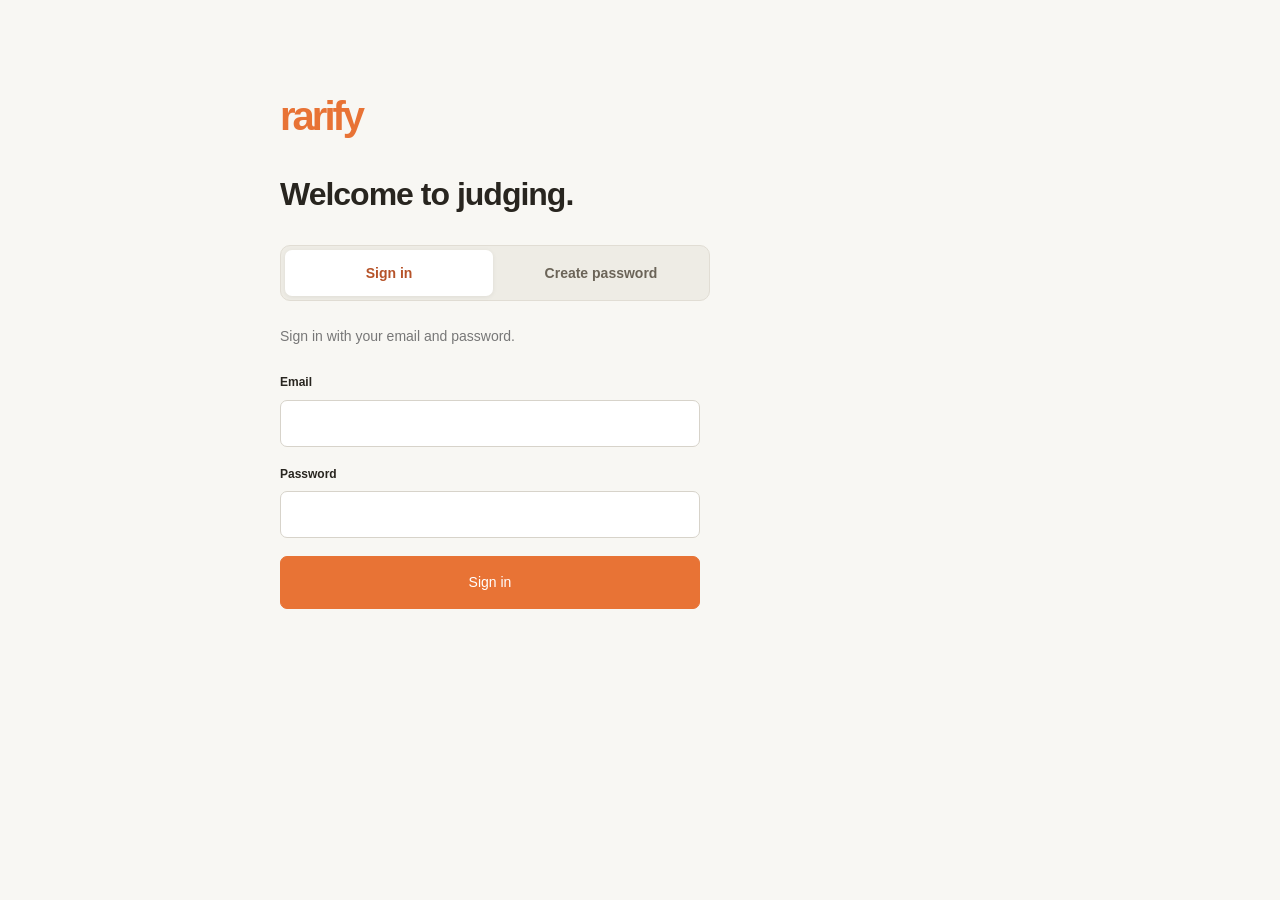
<file: index.html>
<!doctype html><html lang="en"><head><meta charset="utf-8"><meta name="viewport" content="width=device-width,initial-scale=1"><title>Rarify Judging Platform</title><link rel="stylesheet" href="/shared/styles.css"></head><body><main class="portal"><div class="brand">rarify</div><h1>CIWF 2027</h1><p id="welcome">Loading your event access…</p><div id="sections"></div></main><script src="/shared/supabase.js"></script><script src="/shared/config.js"></script><script type="module">import {requireUser,toolbar,$,guard} from '/shared/app.js';guard(async()=>{const a=await requireUser();toolbar(a);$('#welcome').textContent='Choose your workspace.';const sections=[['admin','Admin','Panels, wines, flights and event participants',['admin']],['moderator','Moderator & results','Release flights and follow submitted scores',['admin','moderator']],['judges','Judge','Your released flights and private scorecards',['judge']]];for(const [path,title,description,roles] of sections){if(!roles.some(r=>a.roles.includes(r)))continue;const link=document.createElement('a');link.className='section-link';link.href='/'+path+'/';link.innerHTML=`<strong>${title} →</strong><span>${description}</span>`;$('#sections').append(link);}if(!a.roles.length)$('#welcome').textContent='Your login is ready. Ask the event administrator to assign you a role.';})();</script></body></html>
</file>
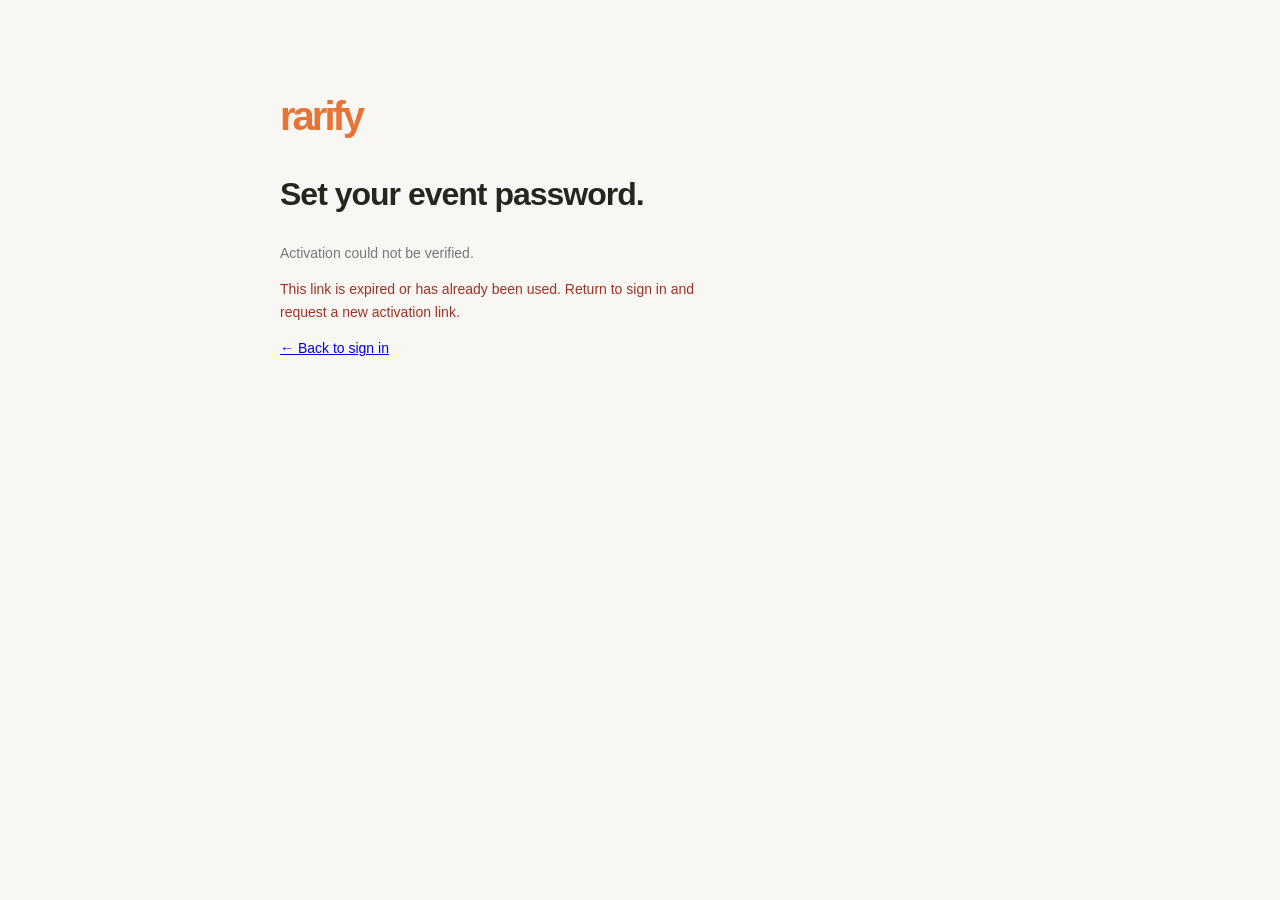
<file: activate/index.html>
<!doctype html><html lang="en"><head><meta charset="utf-8"><meta name="viewport" content="width=device-width,initial-scale=1"><title>Set your password · Rarify Judging</title><link rel="stylesheet" href="/shared/styles.css"></head><body><main class="portal"><div class="brand">rarify</div><h1>Set your event password.</h1><p id="activation-status" role="status">Verifying your email…</p><form id="password-form" hidden><label>New password<input name="password" type="password" autocomplete="new-password" minlength="6" required><small>Use at least 6 characters.</small></label><label>Confirm password<input name="confirm" type="password" autocomplete="new-password" minlength="6" required></label><button>Save password & continue</button></form><button id="retry-activation" class="activation-switch" hidden>Retry activation</button><p id="password-error" class="form-error" role="alert"></p><a href="/login/">← Back to sign in</a></main><script src="/shared/supabase.js"></script><script src="/shared/config.js"></script><script type="module" src="app.js"></script></body></html>
</file>
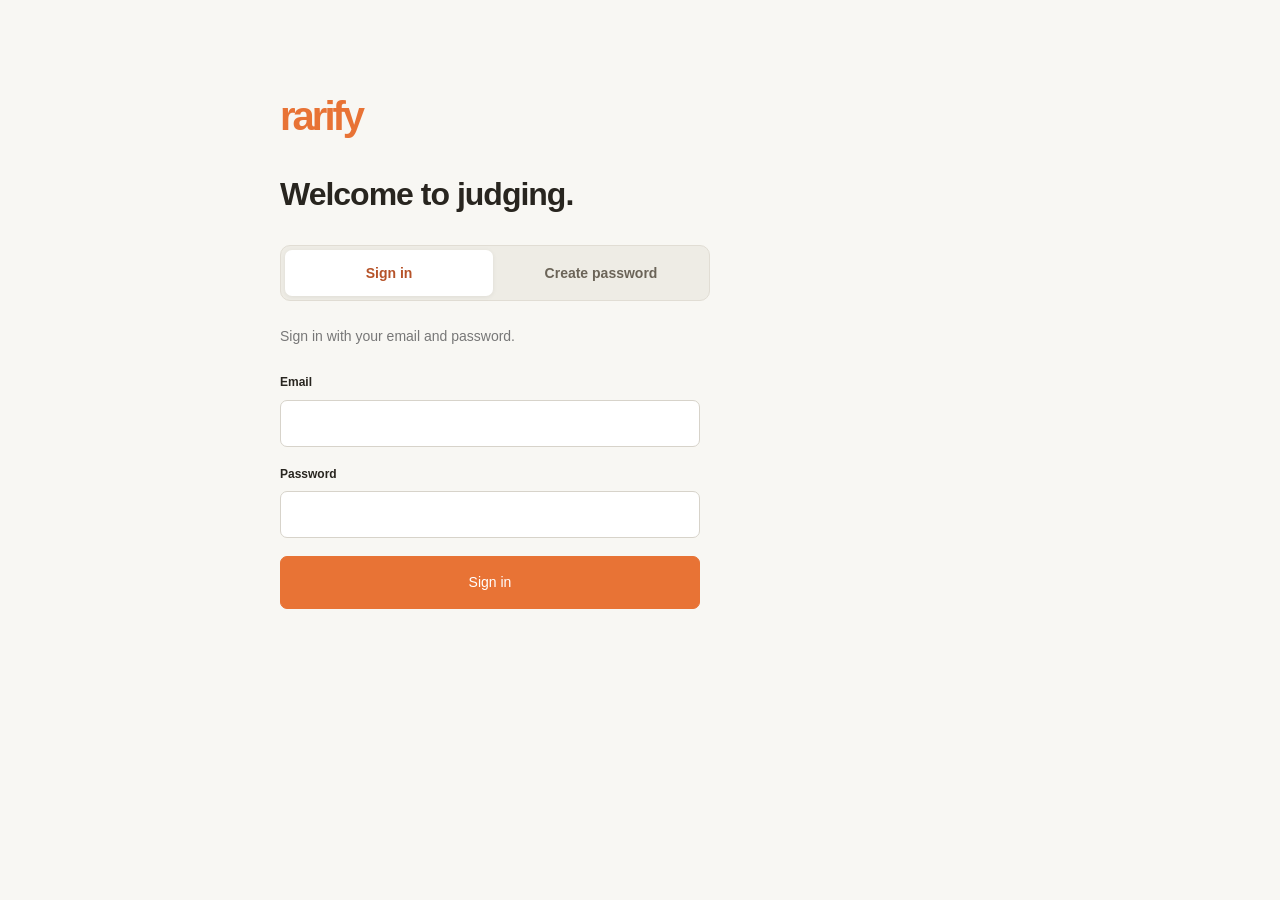
<file: admin/index.html>
<!DOCTYPE html>
<html lang="en">
<head>
  <meta charset="UTF-8" />
  <meta name="viewport" content="width=device-width, initial-scale=1.0" />
  <title>Rarify Judging Admin Prototype</title>
  <link rel="preconnect" href="https://fonts.googleapis.com">
  <link rel="preconnect" href="https://fonts.gstatic.com" crossorigin>
  <link href="https://fonts.googleapis.com/css2?family=Inter:wght@400;500;600;700;800&display=swap" rel="stylesheet">
  <link rel="stylesheet" href="styles.css" /><link rel="stylesheet" href="/shared/styles.css">
</head>
<body>
  <div class="app-shell">
    <header class="topbar">
      <a class="icon-btn" href="/" aria-label="Sections">‹</a>
      
    <div class="brand">
    <img src="images/rarify-logo.jpg" alt="Rarify">
    </div>

      <span class="admin-header-label">ADMIN</span>
    </header>

    <main>
      <section class="event-strip">
        <div><div class="eyebrow">EVENT</div><h1>CIWF 2027</h1></div>
        <span class="status-pill">Shared database</span>
      </section>

      <nav id="workspace-nav" class="workspace-nav" aria-label="Dashboards" hidden></nav><div class="admin-connection"><p class="connection" id="connection-status">Connecting…</p><button class="text-btn" id="refresh-data">Refresh</button></div><nav class="segmented" aria-label="Primary sections">
        <button class="segment" data-view="wines">Wines</button>
        <button class="segment" data-view="judges">Judges</button>
        <button class="segment active" data-view="panels">Panels</button>
        <button class="segment" data-view="flights">Flights</button>
        <button class="segment" data-view="roles">Roles</button>
      </nav>

      <section id="panels-view" class="view active-view">
        <div class="section-heading"><div><h2>Panels</h2><p>Build lettered groups of judges.</p></div><button class="primary-btn" id="add-panel-btn">+ Add Panel</button></div>
        <div id="panel-list" class="stack-list"></div>
      </section>

      <section id="flights-view" class="view">
        <div class="section-heading"><div><h2>Flights</h2><p>Build flights, assign panels and track release status.</p></div><button class="primary-btn" id="add-flight-btn">+ Add Flight</button></div>
        <div class="flight-status-filters" role="group" aria-label="Flight status"><button type="button" data-flight-status="all" aria-pressed="true">All <span>0</span></button><button type="button" data-flight-status="upcoming" aria-pressed="false">Upcoming <span>0</span></button><button type="button" data-flight-status="released" aria-pressed="false">Released <span>0</span></button></div>
        <div id="flight-list" class="stack-list"></div>
      </section>

      <section id="wines-view" class="view">
        <div class="section-heading wine-heading"><div><h2>Wine Library</h2><p>The imported event list is the source of truth.</p></div><button class="primary-btn" id="import-wines-btn">Import / Update</button></div>
        <div class="library-tools">
          <input id="library-search" class="search-input" placeholder="Search producer, wine, distributor…">
          <div class="filter-grid compact">
            <select id="library-varietal"><option value="">All varietals</option></select>
            <select id="library-region"><option value="">All regions</option></select>
            <select id="library-world"><option value="">All classifications</option></select>
          </div>
          <div class="count-bar"><span id="library-count"></span><button class="text-btn" id="add-wine-btn">+ Add wine manually</button></div>
        </div>
        <div id="wine-library-list" class="stack-list"></div>
      </section>

      <section id="judges-view" class="view">
        <div class="section-heading wine-heading"><div><h2>Judge Library</h2><p>Import and manage your event roster.</p></div><button class="primary-btn" id="import-judges-btn">Import / Update</button></div>
        <input id="judge-search" class="search-input" placeholder="Search name, email, location or organization…" aria-label="Search judges">
        <div class="action-row"><select id="judge-status" aria-label="Filter by login status"><option value="">All judges</option><option value="linked">Login linked</option><option value="pending">Login needed</option></select><button class="secondary-btn" id="link-judges">Link existing logins</button></div>
        <div class="action-row"><button class="secondary-btn" id="email-all-judges" type="button">Send setup emails to all judges</button></div><div class="count-bar"><span id="judge-count"></span><button class="text-btn" id="add-judge-btn">+ Add judge manually</button></div><div id="judge-library-list" class="stack-list"></div>
      </section>
      <section id="roles-view" class="view">
        <div class="section-heading"><div><h2>Roles</h2><p>Manage who can administer, moderate or judge this event.</p></div><button class="primary-btn" id="manage-roles">Approve access</button></div>
        <div class="role-group-tabs" role="group" aria-label="Role group"><button type="button" data-role-group="administrators" aria-pressed="true">Administrators</button><button type="button" data-role-group="judges" aria-pressed="false">Judges</button></div>
        <p id="roles-description" class="connection"></p><div id="roles-list" class="stack-list"></div>
      </section>
    </main>

    <nav class="bottom-nav">
        <button class="bottom-tab" data-view="wines">◉<span>Wines</span></button>
        <button class="bottom-tab" data-view="judges">♙<span>Judges</span></button>
        <button class="bottom-tab active" data-view="panels">◫<span>Panels</span></button>
        <button class="bottom-tab" data-view="flights">▣<span>Flights</span></button>
        <button class="bottom-tab" data-view="roles">⚙<span>Roles</span></button>
      </nav>
  </div>

  <dialog id="editor" class="modal"><div id="modal-root"></div></dialog>

  <template id="panel-card-template"><article class="entity-card"><button class="entity-main"><span class="circle-id panel-id"></span><span class="entity-copy"><strong class="entity-title"></strong><span class="entity-subtitle"></span><span class="entity-meta"></span></span><span class="chevron">›</span></button></article></template>
  <template id="flight-card-template"><article class="entity-card"><button class="entity-main"><span class="circle-id flight-id"></span><span class="entity-copy"><strong class="entity-title"></strong><span class="entity-subtitle"></span><span class="entity-meta"></span></span><span class="chevron">›</span></button></article></template>

  <script src="/shared/xlsx.full.min.js"></script><script src="/shared/supabase.js"></script><script src="/shared/config.js"></script><script type="module" src="app.js"></script>
</body>
</html>
</file>
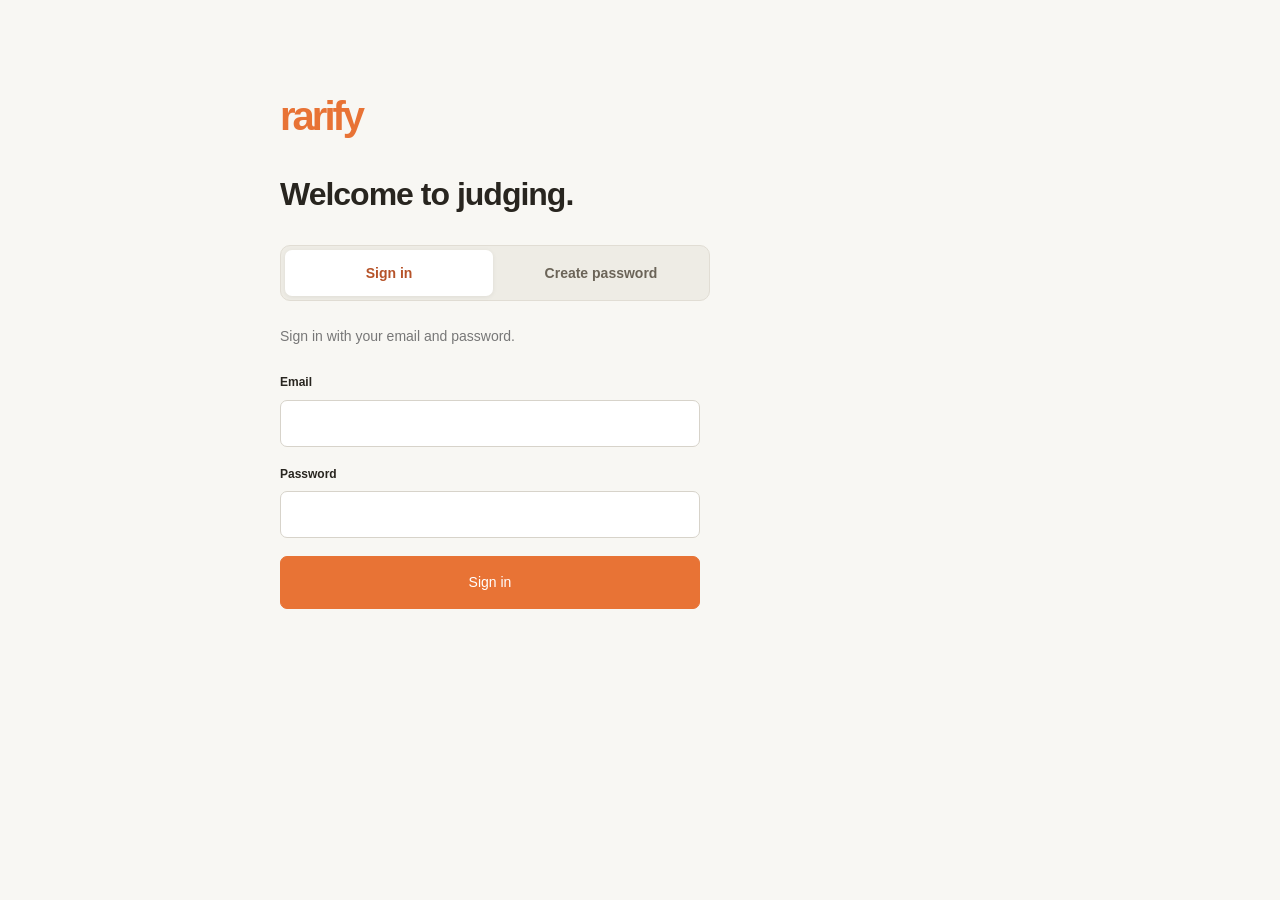
<file: judges/index.html>
<!doctype html><html lang="en"><head><meta charset="utf-8"><meta name="viewport" content="width=device-width,initial-scale=1"><title>Judge · Rarify</title><link rel="stylesheet" href="styles.css"><link rel="stylesheet" href="/shared/styles.css"><style>.flight-choice{width:100%;border:1px solid #ffffff77;border-radius:10px;padding:16px;margin:8px 0;background:white;color:#222;text-align:left;cursor:pointer}.flight-choice small{display:block;margin-top:6px;color:#666}.flight-choice strong{font-size:16px}.waiting-status{margin:22px 0!important}.orange-screen .connection{color:#fff}.screen-header button{border:0;background:none;color:#bd4c28;font:inherit;cursor:pointer}.flight-list-header{position:relative;padding-top:66px}.flight-list-header #back-waiting{position:absolute;top:12px;left:14px;min-height:44px;padding:8px 10px;text-align:left;font-size:15px}.wine-tile{width:100%}.judge-saved{font-size:11px;color:#777;padding:12px 24px}.criterion-body[hidden]{display:none}.submitted-note{padding:20px;background:#f2f8f2;margin:20px;border-radius:10px;line-height:1.6}.screen{padding-bottom:100px}.waiting-flights{width:100%}.orange-screen{padding-bottom:35px}.account-bar{position:sticky;top:0}.app-shell{min-height:calc(100vh - 40px)}@media(max-width:600px){.app-shell{padding:0}.phone{height:calc(100dvh - 40px);min-height:0;border:0;border-radius:0;width:100%;box-shadow:none}}</style></head><body><main class="app-shell"><section class="phone" aria-live="polite"><div class="screen active" id="waiting-screen"><div class="orange-screen"><div class="event-lockup">Cincinnati<br>International Wine Festival</div><h1>Wine judging</h1><div class="judge-card"><strong id="judge-name">Loading…</strong><span id="panel-name"></span></div><div class="waiting-status" id="waiting-status">Checking released flights…</div><div id="waiting-flights" class="waiting-flights"></div><p id="connection-status" class="connection"></p></div></div><div class="screen" id="flight-screen"><header class="screen-header flight-list-header"><button id="back-waiting" type="button" aria-label="Back to your flights">‹ Back</button><div><div class="eyebrow">Your flight</div><h2 id="flight-title"></h2><p class="subtle" id="flight-description"></p></div></header><div class="progress-wrap"><div class="progress-track"><div class="progress-fill" id="progress-fill"></div></div><div class="progress-copy" id="progress-copy"></div></div><p class="judge-saved">Submit each wine when complete. Drafts stay private.</p><div class="wine-list" id="wine-list"></div></div><div class="screen" id="wine-screen"><div class="judging-brand"><span>rarify</span><span>JUDGING</span></div><header class="wine-header"><div id="wine-context" class="wine-context"></div><button class="icon-btn" id="back-flight" aria-label="Back to flight">‹</button><div class="wine-heading"><div class="wine-number" id="wine-number"></div><h2 id="wine-name"></h2><div class="subtle" id="wine-status"></div></div><button id="noteworthy" class="noteworthy-button" type="button" aria-label="Mark wine as noteworthy" aria-pressed="false" title="Mark wine as noteworthy"><svg viewBox="0 0 24 24" width="18" height="18" fill="none" stroke="currentColor" stroke-width="1.7" stroke-linecap="round" stroke-linejoin="round" aria-hidden="true" focusable="false"><path d="M6 4.5A1.5 1.5 0 0 1 7.5 3h9A1.5 1.5 0 0 1 18 4.5V21l-6-4-6 4z"/></svg></button></header><div class="attribute-progress"><div id="attribute-track" class="attribute-track" role="progressbar" aria-label="Scoring attributes completed" aria-valuemin="0" aria-valuemax="5" aria-valuenow="0"></div><span id="attribute-progress-copy">0 / 5</span></div><div class="wine-focus-context" id="wine-focus-context"><strong id="wine-focus-name"></strong><span id="wine-focus-description"></span></div><div id="criteria-list" class="criteria-list"></div><p class="judge-saved" id="draft-status" role="status"></p><div class="wine-total"><span id="wine-total-label">Draft total</span><strong><span id="wine-total">0</span><small> / 20</small></strong></div><div class="sticky-actions"><button class="secondary" id="save-back">Back to flight</button><button class="primary" id="submit-wine" disabled>Submit wine</button></div></div></section></main><script src="/shared/supabase.js"></script><script src="/shared/config.js"></script><script type="module" src="app.js"></script></body></html>
</file>
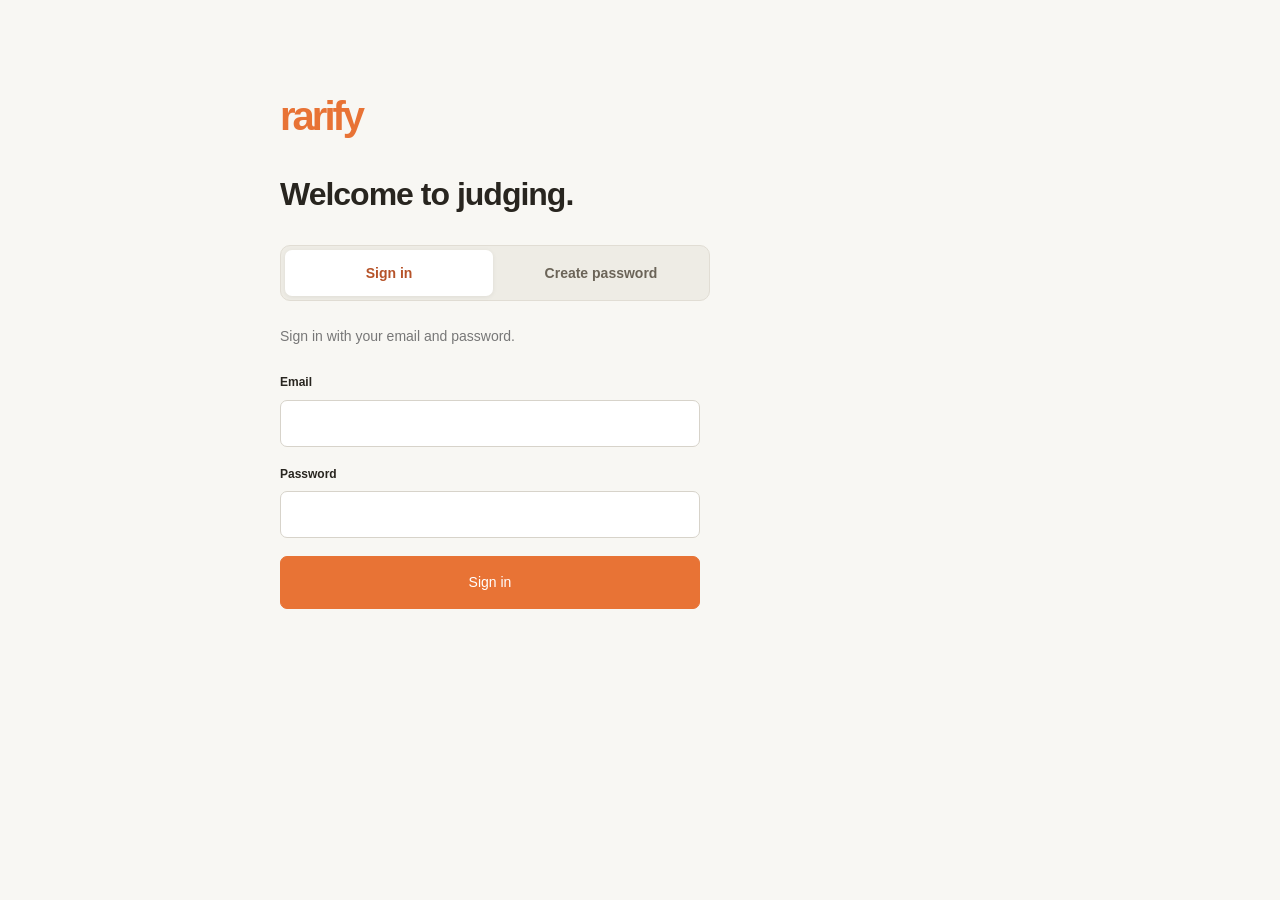
<file: login/index.html>
<!doctype html><html lang="en"><head><meta charset="utf-8"><meta name="viewport" content="width=device-width,initial-scale=1"><title>Sign in · Rarify Judging</title><link rel="stylesheet" href="/shared/styles.css"></head><body><main class="portal"><div class="brand">rarify</div><h1>Welcome to judging.</h1><nav class="login-options" aria-label="Account access"><button id="show-login" type="button" aria-pressed="true">Sign in</button><button id="show-activation" type="button" aria-pressed="false">Create password</button></nav><p id="login-intro">Sign in with your email and password.</p><form id="login-form"><label>Email<input name="email" type="email" autocomplete="username" required></label><label>Password<input name="password" type="password" autocomplete="current-password" required></label><button>Sign in</button></form><section id="activation-section" hidden><h2>Set up your event account</h2><p id="activation-copy">Enter your imported judge email or administrator-approved staff email. We’ll email a verification link so you can choose your password.</p><form id="activation-form"><label>Event email<input name="email" type="email" autocomplete="email" required></label><div id="test-password-fields" hidden><label>New password<input id="test-password" name="newpassword" type="password" autocomplete="new-password" minlength="6"><small>Use at least 6 characters.</small></label><label>Confirm password<input id="test-password-confirm" name="confirmpassword" type="password" autocomplete="new-password" minlength="6"></label></div><button>Send activation link</button></form><p id="activation-sent" role="status"></p></section><p id="login-error" class="form-error" role="alert"></p></main><script src="/shared/supabase.js"></script><script src="/shared/config.js"></script><script type="module" src="app.js"></script></body></html>
</file>
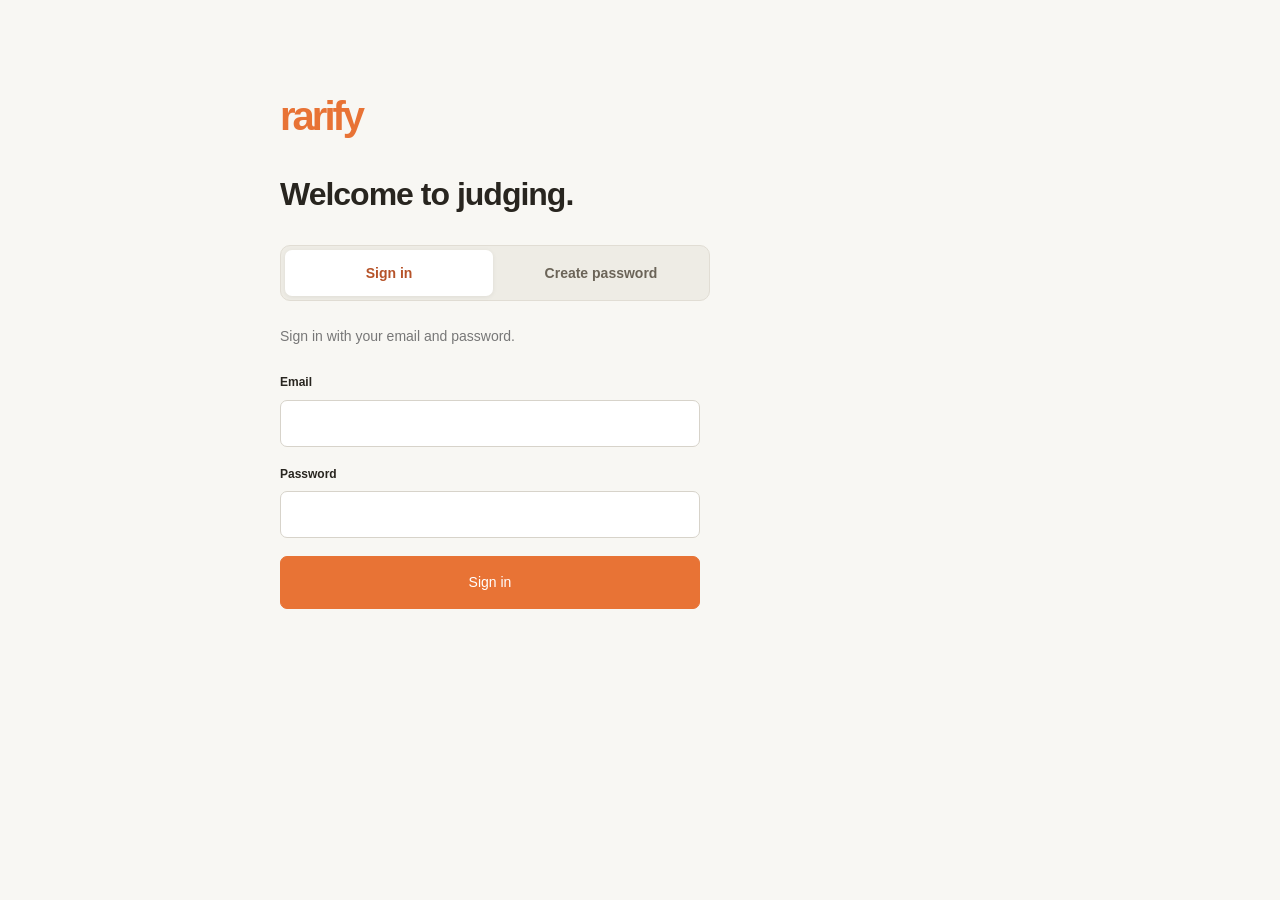
<file: moderator/index.html>
<!doctype html>
<html lang="en"><head><meta charset="utf-8"><meta name="viewport" content="width=device-width,initial-scale=1"><title>Rarify · Moderator</title><link rel="stylesheet" href="styles.css"><link rel="stylesheet" href="/shared/styles.css"></head><body>
<header><a class="brand" href="./">rarify<span>®</span></a><span class="role">MODERATOR</span><span class="avatar">CC</span></header>
<main><div class="event"><div><p class="eyebrow">CINCINNATI INTERNATIONAL WINE FESTIVAL</p><h1>Judging dashboard</h1><p>CIWF 2027 <span class="separator">/</span> Session 1 · Morning</p></div><span class="pill">Shared database</span></div>
<nav id="workspace-nav" class="workspace-nav" aria-label="Dashboards" hidden></nav><p class="connection" id="connection-status">Connecting…</p><div id="summary" class="summary"></div>
<nav aria-label="Dashboard views"><button id="flights-tab" aria-selected="true">Flights <span id="flight-count">0</span></button><button id="results-tab" aria-selected="false">Submitted results</button><button id="recaps-tab" aria-selected="false">Judge recaps</button></nav>
<section id="flights-view"><div class="section-title"><div><h2>Flight control</h2><p>Release prepared flights to their assigned panels.</p></div></div><div id="flight-list"></div>
</section>
<section id="results-view" hidden><div class="section-title"><div><h2>Submitted results</h2><p>Only submitted wine scorecards contribute to these totals.</p></div><span class="pill"><i></i> Submitted scores</span></div><div class="filters"><label>Flight<select id="flight-filter"><option value="">All flights</option></select></label><label>Wine<input id="wine-filter" type="search" placeholder="Search wine, producer or entry…"></label></div><div class="results-meta"><span id="result-count"></span><span id="ranking-scope">Rank across all flights</span><span>Highest average first · / 20</span></div><div id="result-list"></div></section>
<section id="recaps-view" hidden>
<div class="section-title"><div><h2>Judge recaps</h2><p>Review each judge’s email with their submitted scores and noteworthy wines.</p></div><div class="recap-bulk-actions"><button id="recap-send-all" class="primary" type="button" disabled>Send emails to all judges</button><button id="recap-reload" class="secondary">Refresh recaps</button></div></div>
<div class="filters"><label>Find a judge<input id="recap-search" type="search" placeholder="Search name or email…"></label></div>
<p id="recap-load-status" role="status"></p><p id="recap-count"></p><div id="recap-list"></div>
</section>
<dialog id="recap-preview" aria-labelledby="recap-preview-title">
<div class="recap-preview-toolbar"><h2 id="recap-preview-title">Email preview</h2><button id="recap-close" class="secondary" type="button" autofocus>Close</button></div>
<div class="recap-envelope"><p><strong>To:</strong> <span id="recap-recipient"></span></p><p><strong>Subject:</strong> <span id="recap-subject"></span></p><p>Preview only. Nothing has been sent.</p></div>
<div id="recap-email"></div>
<div class="recap-preview-actions"><button id="recap-copy" class="secondary" type="button">Copy email text</button><button id="recap-download" class="primary" type="button">Download email draft</button></div>
</dialog>
<footer><span>Rarify / Moderator</span><button id="refresh" class="text-button">Refresh now</button></footer></main><div id="toast" role="status"></div><script src="/shared/supabase.js"></script><script src="/shared/config.js"></script><script type="module" src="app.js?v=panel-release-2"></script></body></html>
</file>
<file: shared/styles.css>
[hidden]{display:none!important}.account-bar{box-sizing:border-box;display:flex;align-items:center;gap:16px;justify-content:space-between;padding:10px 18px;background:#fff;border-bottom:1px solid #e4e1db;font:11px Inter,Arial,sans-serif;color:#666;position:relative;z-index:9}.account-bar a{color:#b65329;text-decoration:none}.account-bar button{border:0;background:none;color:#555;font:inherit;cursor:pointer}#app-message{position:fixed;z-index:100;bottom:24px;left:50%;transform:translateX(-50%);max-width:90vw;padding:15px 22px;background:#253f30;color:white;font:13px/1.5 Inter,Arial,sans-serif;box-shadow:0 4px 20px #0003;border-radius:8px}#app-message.error{background:#8e3325}.connection{font-size:11px;color:#777;line-height:1.5;margin:12px 0}button:disabled{opacity:.5;cursor:default}button:focus-visible,a:focus-visible,input:focus-visible,select:focus-visible{outline:3px solid #ed873f;outline-offset:3px}.portal{font:14px/1.6 Inter,Arial,sans-serif;max-width:720px;margin:60px auto;padding:24px;color:#28251f}.portal h1{font-size:32px;letter-spacing:-1px}.portal p{color:#777}.portal .brand{color:#e87335;font-size:40px;font-weight:800;letter-spacing:-3px}.portal form{display:grid;gap:18px;margin-top:26px;max-width:420px}.portal label{font-size:12px;font-weight:600}.portal input{display:block;box-sizing:border-box;width:100%;margin-top:7px;padding:13px;font:inherit;border:1px solid #d7d3ca;border-radius:7px}.portal button,.portal .section-link{display:block;border:1px solid #e87335;background:#e87335;color:white;border-radius:7px;padding:14px;font:inherit;cursor:pointer;text-decoration:none}.portal .section-link{background:white;color:#3b352d;border-color:#dcd7cd;margin:14px 0;padding:24px}.portal .section-link strong{display:block;font-size:20px}.portal .section-link span{font-size:12px;color:#777}.portal button:disabled{opacity:.5}.portal .form-error{color:#9e3324}.checklist{max-height:260px;overflow:auto;border:1px solid #ddd;border-radius:8px;padding:8px}.checklist label{display:flex;gap:10px;align-items:flex-start;padding:10px;border-bottom:1px solid #eee;font-size:12px}.checklist label:last-child{border:0}.checklist input{width:18px;height:18px;flex-shrink:0;margin:0}.checklist small{display:block;color:#777;margin-top:3px}.action-row{display:flex;gap:8px;flex-wrap:wrap;margin:12px 0}.section-note{margin:14px 0;padding:14px;background:#fff5eb;border-radius:8px;font-size:12px;line-height:1.6}.modal-error{color:#a0392b;font-size:12px}.modal-header{grid-template-columns:36px 1fr 36px}dialog.modal{border:0;margin:auto}dialog::backdrop{background:#0007}dialog .modal-header button{cursor:pointer}.metric strong{overflow-wrap:anywhere}body:has(.portal){background:#f8f7f3}@media(max-width:600px){.portal{margin:24px auto;padding:20px}.account-bar{font-size:10px;gap:8px}}

.portal .activation-switch{margin:24px 0;border:0;background:none;color:#b65329;font-size:13px;text-align:left;padding:0}.portal h2{font-size:21px;margin-top:30px}.portal label small{display:block;color:#777;font-size:11px;margin-top:6px;font-weight:400}#activation-sent{color:#34704a;font-size:13px;max-width:420px}#password-error{max-width:460px}

#test-password-fields{display:grid;gap:18px}#test-password-fields input{margin-bottom:0}

.portal .login-options{display:flex;gap:4px;max-width:420px;padding:4px;border:1px solid #e1ddd4;border-radius:10px;background:#eeece5;margin:24px 0}.portal .login-options button{flex:1;border:0;background:transparent;color:#6b6458;padding:12px;font-size:14px;font-weight:600}.portal .login-options button[aria-pressed="true"]{background:white;color:#b65329;box-shadow:0 1px 5px #0001}

/* Dashboard switching is distinct from local section navigation. */
nav.workspace-nav{display:flex;gap:4px;align-items:center;width:fit-content;max-width:100%;margin:16px 0 20px;padding:4px;border:1px solid #dedbd3;border-radius:10px;background:#eeece6;}
nav.workspace-nav a{display:block;padding:10px 20px;min-height:40px;box-sizing:border-box;border-radius:7px;color:#615a51;text-decoration:none;font:600 13px/20px Inter,Arial,sans-serif;text-align:center;}
nav.workspace-nav a[aria-current="page"]{background:#fff;color:#b65329;box-shadow:0 1px 4px #0001;}
#email-delivery-notice{max-width:440px;width:calc(100% - 40px);box-sizing:border-box;border:1px solid #dedbd3;border-radius:14px;padding:24px;background:#fff;color:#302c27;font:14px/1.6 Inter,Arial,sans-serif;}
#email-delivery-notice h2{font-size:20px;margin:0 0 16px;}#email-delivery-notice p{color:#686157;font-size:14px;}
#email-delivery-notice button{border:1px solid #dedbd3;border-radius:8px;padding:10px 20px;background:white;color:#302c27;font:inherit;cursor:pointer;}
</file>
<file: admin/styles.css>
:root {
  --orange: #f04419;
  --orange-dark: #d9360f;
  --ink: #111111;
  --muted: #6f6f6f;
  --line: #dedede;
  --panel: #f0f0f0;
  --soft-orange: #fff3ee;
  --white: #ffffff;
  --green: #2f7d4f;
  --shadow: 0 18px 45px rgba(0,0,0,.12);
}

* { box-sizing: border-box; }
body {
  margin: 0;
  font-family: Inter, system-ui, -apple-system, BlinkMacSystemFont, "Segoe UI", sans-serif;
  background: #f7f7f7;
  color: var(--ink);
}
button, input, textarea, select { font: inherit; }
button { cursor: pointer; }

.app-shell {
  width: min(100%, 520px);
  min-height: 100vh;
  margin: 0 auto;
  background: var(--white);
  padding-bottom: 84px;
  position: relative;
}

.topbar {
  height: 70px;
  display: grid;
  grid-template-columns: 44px 1fr 44px;
  align-items: center;
  padding: 0 18px;
  border-bottom: 1px solid #efefef;
  position: sticky;
  top: 0;
  background: rgba(255,255,255,.96);
  backdrop-filter: blur(14px);
  z-index: 5;
}
.brand {
  text-align: center;
  font-size: 21px;
  font-weight: 800;
  letter-spacing: .18em;
  color: var(--orange);
}

.brand img {
    height: 42px;
    width: auto;
    display: block;
    margin: 0 auto;

}

.icon-btn, .avatar {
  border: 0;
  background: transparent;
  width: 38px;
  height: 38px;
  border-radius: 50%;
}
.avatar {
  border: 1px solid var(--ink);
  font-size: 12px;
  font-weight: 700;
}
main { padding: 18px; }
.event-strip {
  display: flex;
  align-items: flex-start;
  justify-content: space-between;
  gap: 14px;
  margin-bottom: 18px;
}
.eyebrow { font-size: 11px; font-weight: 800; color: var(--orange); letter-spacing: .08em; }
h1 { font-size: 18px; margin: 4px 0 0; }
.status-pill, .mini-pill {
  background: var(--soft-orange);
  color: var(--orange-dark);
  border: 1px solid #ffc7b6;
  padding: 7px 10px;
  border-radius: 999px;
  font-size: 12px;
  font-weight: 700;
  white-space: nowrap;
}
.segmented {
  background: #f4f4f4;
  border-radius: 13px;
  padding: 4px;
  display: grid;
  grid-template-columns: repeat(3, 1fr);
  margin-bottom: 22px;
}
.segment {
  border: 0;
  background: transparent;
  padding: 10px 8px;
  border-radius: 10px;
  font-size: 13px;
  font-weight: 700;
}
.segment.active { background: var(--white); box-shadow: 0 2px 8px rgba(0,0,0,.08); color: var(--orange); }
.view { display: none; }
.active-view { display: block; }
.section-heading {
  display: flex;
  align-items: flex-start;
  justify-content: space-between;
  gap: 14px;
  margin-bottom: 14px;
}
h2 { margin: 0 0 4px; font-size: 25px; }
p { margin: 0; color: var(--muted); font-size: 13px; line-height: 1.45; }
.primary-btn, .secondary-btn, .danger-btn {
  border-radius: 9px;
  min-height: 44px;
  padding: 0 16px;
  font-weight: 800;
  border: 1px solid var(--orange);
}
.primary-btn { background: var(--orange); color: white; }
.primary-btn:hover { background: var(--orange-dark); }
.secondary-btn { background: white; color: var(--orange); }
.danger-btn { background: white; color: #a21e13; border-color: #ef9f95; }
.stack-list { display: grid; gap: 10px; }
.entity-card {
  border: 1px solid var(--line);
  background: var(--white);
  border-radius: 12px;
  overflow: hidden;
}
.entity-card.featured { border-color: #ffb59f; background: #fffaf8; }
.entity-main {
  border: 0;
  background: transparent;
  width: 100%;
  padding: 13px;
  display: grid;
  grid-template-columns: 38px 1fr 20px;
  gap: 11px;
  align-items: center;
  text-align: left;
}
.circle-id {
  width: 34px;
  height: 34px;
  border-radius: 50%;
  display: grid;
  place-items: center;
  color: white;
  background: var(--orange);
  font-weight: 800;
}
.entity-copy { display: grid; gap: 3px; }
.entity-title { font-size: 14px; }
.entity-subtitle { font-size: 12px; font-weight: 600; }
.entity-meta { font-size: 11px; color: var(--muted); }
.chevron { font-size: 25px; color: #8c8c8c; }
.bottom-nav {
  position: fixed;
  bottom: 0;
  left: 50%;
  transform: translateX(-50%);
  width: min(100%, 520px);
  height: 72px;
  border-top: 1px solid #e9e9e9;
  background: rgba(255,255,255,.97);
  backdrop-filter: blur(12px);
  display: grid;
  grid-template-columns: repeat(4, 1fr);
  z-index: 6;
}
.bottom-tab {
  border: 0;
  background: transparent;
  color: #555;
  display: grid;
  place-content: center;
  gap: 3px;
  font-size: 18px;
}
.bottom-tab span { font-size: 10px; font-weight: 700; }
.bottom-tab.active { color: var(--orange); }

.modal-backdrop {
  position: fixed;
  inset: 0;
  background: rgba(0,0,0,.46);
  z-index: 20;
  display: flex;
  align-items: flex-end;
  justify-content: center;
}
.modal {
  width: min(100%, 520px);
  max-height: 92vh;
  overflow: auto;
  background: white;
  border-radius: 22px 22px 0 0;
  padding: 18px;
  box-shadow: var(--shadow);
}
.modal-header {
  display: grid;
  grid-template-columns: 36px 1fr 36px;
  align-items: center;
  margin-bottom: 18px;
}
.modal-header h3 { text-align: center; margin: 0; font-size: 16px; }
.modal-close, .back-btn { border: 0; background: transparent; font-size: 23px; }
.modal-hero { text-align: center; margin: 4px 0 22px; }
.modal-hero .circle-id { margin: 0 auto 10px; width: 48px; height: 48px; font-size: 20px; }
.modal-hero h4 { font-size: 22px; margin: 0 0 4px; }
.modal-hero p { font-size: 13px; }
.form-grid { display: grid; gap: 14px; }
.field { display: grid; gap: 7px; }
.field label { font-size: 12px; font-weight: 800; }
.field input, .field textarea, .field select, .search-input {
  width: 100%;
  border: 1px solid #d7d7d7;
  border-radius: 9px;
  padding: 12px;
  background: white;
  color: var(--ink);
}
.field textarea { min-height: 88px; resize: vertical; }
.form-actions {
  position: sticky;
  bottom: -18px;
  padding: 14px 0 0;
  background: linear-gradient(to top, white 75%, rgba(255,255,255,0));
  display: grid;
  gap: 10px;
}
.form-actions.two { grid-template-columns: 1fr 1fr; }
.filter-grid { display: grid; grid-template-columns: 1fr 1fr; gap: 9px; margin: 10px 0; }
.filter-grid select { width: 100%; padding: 10px; border: 1px solid #ddd; border-radius: 9px; background: white; font-size: 12px; }
.chips { display: flex; flex-wrap: wrap; gap: 7px; margin: 10px 0 14px; }
.chip { border: 1px solid #ffbda8; background: var(--soft-orange); color: var(--orange-dark); border-radius: 999px; padding: 7px 9px; font-size: 11px; font-weight: 700; }
.picker-list { display: grid; gap: 8px; }
.picker-row {
  display: grid;
  grid-template-columns: 1fr 38px;
  align-items: center;
  gap: 10px;
  padding: 11px;
  background: var(--panel);
  border-radius: 10px;
}
.picker-row strong { display: block; font-size: 13px; }
.picker-row small { color: var(--muted); font-size: 11px; }
.select-btn {
  width: 34px;
  height: 34px;
  border-radius: 8px;
  border: 1px solid var(--orange);
  color: var(--orange);
  background: white;
  font-size: 20px;
}
.select-btn.selected { background: var(--orange); color: white; }
.detail-block { margin: 18px 0; }
.detail-block h5 { font-size: 11px; color: var(--muted); margin: 0 0 9px; letter-spacing: .07em; }
.detail-card { background: var(--panel); border-radius: 10px; padding: 12px; font-size: 13px; line-height: 1.5; }
.member-list { display: grid; gap: 8px; }
.member-row { display: grid; grid-template-columns: 26px 1fr 32px; gap: 10px; align-items: center; padding: 9px 0; border-bottom: 1px solid #eee; }
.member-row:last-child { border-bottom: 0; }
.initials { width: 26px; height: 26px; border-radius: 50%; background: #ffe6dd; display: grid; place-items: center; font-size: 10px; font-weight: 800; color: #7c2d18; }
.remove-btn { border: 0; background: transparent; font-size: 19px; }
.assignment-card { padding: 14px; }
.assignment-card h3 { font-size: 16px; margin: 0 0 5px; }
.assignment-panels { display: flex; flex-wrap: wrap; gap: 7px; margin: 12px 0; }
.assignment-panels .mini-pill { background: #f2f2f2; border-color: #ddd; color: #222; }
.empty-state { border: 1px dashed #ccc; border-radius: 12px; padding: 28px 18px; text-align: center; }
.count-bar { display:flex; justify-content:space-between; align-items:center; margin:12px 0; font-size:12px; font-weight:700; }
@media (min-width: 760px) {
  .app-shell { margin-top: 24px; min-height: calc(100vh - 48px); border-radius: 28px; overflow: hidden; box-shadow: 0 22px 60px rgba(0,0,0,.12); }
  .bottom-nav { bottom: 24px; border-radius: 0 0 28px 28px; }
  .modal-backdrop { align-items: center; }
  .modal { border-radius: 22px; max-height: 86vh; }
}

/* Wine library additions */
.segmented { grid-template-columns: repeat(4, 1fr); }
.bottom-nav { grid-template-columns: repeat(5, 1fr); }
.full { width: 100%; }
.text-btn { border: 0; background: transparent; color: var(--orange); font-size: 12px; font-weight: 800; padding: 6px; }
.library-tools { margin-bottom: 14px; }
.filter-grid.compact { margin-bottom: 0; }
.wine-heading { align-items: center; }
.wine-heading .primary-btn { padding-inline: 12px; white-space: nowrap; }
.wine-card { border: 1px solid var(--line); border-radius: 12px; overflow: hidden; background: #fff; }
.wine-card-main { border: 0; background: transparent; width: 100%; display: grid; grid-template-columns: 52px 1fr 18px; gap: 10px; align-items: center; padding: 12px; text-align: left; }
.wine-number { min-height: 34px; border-radius: 8px; display: grid; place-items: center; background: var(--orange); color: #fff; font-size: 10px; font-weight: 800; padding: 5px; }
.wine-copy { display: grid; gap: 5px; min-width: 0; }
.wine-copy strong { font-size: 13px; line-height: 1.3; }
.wine-copy small { color: var(--muted); line-height: 1.35; }
.wine-tags { display: flex; flex-wrap: wrap; gap: 5px; align-items: center; }
.wine-tags em { font-style: normal; font-size: 9px; font-weight: 700; border-radius: 999px; padding: 4px 7px; background: var(--soft-orange); color: var(--orange-dark); }
.wine-tags b { font-size: 10px; margin-left: auto; }
.assignment-head { display:flex; gap:10px; align-items:center; }
.two-col { display: grid; grid-template-columns: 1fr 1fr; gap: 10px; }
.form-section-title { margin-top: 5px; padding-top: 12px; border-top: 1px solid #eee; color: var(--orange); font-size: 11px; font-weight: 800; letter-spacing: .08em; text-transform: uppercase; }
.wine-hero .circle-id { font-size: 17px; }
.wine-record-grid { display: grid; grid-template-columns: 1fr 1fr; gap: 9px; }
.wine-record-grid > div { background: var(--panel); border-radius: 10px; padding: 11px; display: grid; gap: 4px; }
.wine-record-grid span { color: var(--muted); font-size: 10px; font-weight: 700; text-transform: uppercase; letter-spacing: .05em; }
.wine-record-grid strong { font-size: 12px; line-height: 1.35; }
.import-note { background: var(--soft-orange); border: 1px solid #ffc7b6; border-radius: 10px; padding: 12px; margin-bottom: 14px; color: #6c2c17; font-size: 12px; line-height: 1.5; }
.csv-area { min-height: 150px !important; font-family: ui-monospace, SFMono-Regular, Menlo, monospace; font-size: 11px; }
.import-preview { margin-top: 12px; }
@media (min-width: 760px) { .wide-modal { width: min(94vw, 720px); } }
@media (max-width: 390px) { .segment { font-size: 11px; } .section-heading { display: grid; } .section-heading .primary-btn { width: 100%; } .two-col { grid-template-columns: 1fr; } }

/* Judge library and file import */
.segmented{grid-template-columns:repeat(5,1fr)}
.judge-main{grid-template-columns:38px 1fr 18px}.judge-main .wine-copy{overflow-wrap:anywhere}
.judge-status{font-size:10px;padding:4px 7px;border-radius:5px;background:#fff2df;color:#87562d;display:inline-block;width:fit-content}.judge-status.linked{background:#eaf5ed;color:#30724c}
#judge-status{padding:10px;border-radius:8px;border:1px solid #ddd;background:white;font:inherit;font-size:12px}
.import-preview-table{overflow:auto;max-height:320px;border:1px solid #ddd;border-radius:8px;margin:12px 0}
.import-preview-table table{border-collapse:collapse;width:100%;font-size:11px}.import-preview-table th,.import-preview-table td{padding:10px;border-bottom:1px solid #eee;text-align:left;white-space:nowrap;max-width:300px;overflow:hidden;text-overflow:ellipsis}
.import-preview-table th{position:sticky;top:0;background:#f3f3f3}.import-preview-table tr.invalid{background:#fff1ed}.import-errors{max-height:180px;overflow:auto;color:#9e3629;font-size:12px}.import-summary{margin:12px 0;font-size:13px;line-height:1.6}.template-links{display:flex;gap:12px;flex-wrap:wrap}.template-links button{border:0;background:none;color:#b74622;font:inherit;font-size:12px;cursor:pointer;text-decoration:underline;padding:4px 0}
@media(max-width:390px){.segment{padding-inline:4px;font-size:10px}}

/* Flight creation and release overview share one navigation section. */
.segmented,.bottom-nav{grid-template-columns:repeat(4,1fr)}
.flight-status-filters{display:flex;gap:6px;margin:16px 0;padding:4px;background:#f3f3f3;border-radius:10px}.flight-status-filters button{flex:1;background:transparent;border:0;padding:10px 6px;font:inherit;font-size:12px;font-weight:700;border-radius:7px}.flight-status-filters button[aria-pressed="true"]{background:#fff;color:var(--orange);box-shadow:0 1px 5px #0001}.flight-status-filters span{font-size:10px;margin-left:4px;color:#777}
.flight-state{font-size:10px;display:block;width:fit-content;border-radius:5px;background:#fff0df;color:#955221;padding:4px 7px;margin-top:5px}.flight-state.is-released{background:#eaf5ed;color:#30724c}.wine-picker-actions{display:flex;flex-wrap:wrap;gap:5px}.wine-picker-actions .text-btn{padding:8px 5px;text-align:left;font-size:11px}#flight-wine-count{font-size:11px;font-weight:700}#flight-wine-empty{font-size:12px;color:#8b4934}.field input[type="search"]{appearance:none}

.admin-header-label{font-size:11px;letter-spacing:1px;color:#777;}.admin-connection{display:flex;align-items:center;justify-content:space-between;gap:12px;}.segmented{grid-template-columns:repeat(5,minmax(0,1fr));}.bottom-nav{grid-template-columns:repeat(5,minmax(0,1fr));}.role-access-card{padding:18px;border:1px solid #e4e1db;background:white;border-radius:10px;}.role-access-card p{margin:6px 0;}.role-access-card small{color:#777;}.segment{min-width:0;padding-left:6px;padding-right:6px;}

.role-group-tabs{display:flex;gap:4px;padding:4px;border:1px solid #e4e1db;background:#f3f1ed;border-radius:10px;margin:18px 0 10px;width:fit-content;max-width:100%;}.role-group-tabs button{border:0;border-radius:7px;padding:11px 18px;font:600 13px Inter,Arial,sans-serif;color:#6b645a;background:transparent;cursor:pointer;}.role-group-tabs button[aria-pressed="true"]{background:white;color:var(--orange);box-shadow:0 1px 4px #0001;}#manage-roles{flex-shrink:0;}
</file>
<file: judges/styles.css>
:root {
  --orange: #f04b23;
  --orange-dark: #d93f1a;
  --ink: #111111;
  --muted: #6f6f6f;
  --line: #e7e7e7;
  --panel: #f3f3f3;
  --white: #ffffff;
  --green: #1e9f65;
}

* {
  box-sizing: border-box;
}

html, body {
  margin: 0;
  min-height: 100%;
  font-family: "Inter", Arial, sans-serif;
  background: #eeeeee;
  color: var(--ink);
}

button {
  font: inherit;
}

button:focus-visible {
  outline: 3px solid rgba(240, 75, 35, .3);
  outline-offset: 2px;
}

.app-shell {
  min-height: 100vh;
  display: flex;
  align-items: center;
  justify-content: center;
  padding: 24px;
}

.phone {
  position: relative;
  width: min(100%, 430px);
  height: min(880px, calc(100vh - 48px));
  min-height: 640px;
  background: var(--white);
  border: 2px solid var(--ink);
  border-radius: 34px;
  overflow: hidden;
  box-shadow: 0 18px 50px rgba(0,0,0,.12);
}

.screen {
  display: none;
  height: 100%;
  overflow-y: auto;
  background: var(--white);
  padding-bottom: 92px;
}

.screen.active {
  display: block;
}

.orange-screen {
  min-height: 100%;
  background: var(--orange);
  color: white;
  padding: 34px 26px;
  display: flex;
  flex-direction: column;
  min-height: 100%;
  align-items: center;
}

.event-lockup {
  text-align: center;
  font-weight: 800;
  font-size: 14px;
  line-height: 1.05;
  margin-top: 4px;
}

.orange-screen h1 {
  margin: 42px 0 18px;
  font-size: 28px;
  font-weight: 800;
}

.judge-card {
  width: 100%;
  background: white;
  color: var(--ink);
  border-radius: 12px;
  text-align: center;
  padding: 18px;
  display: grid;
  gap: 5px;
}

.judge-card strong {
  font-size: 17px;
}

.judge-card span {
  font-size: 14px;
}

.waiting-status {
  margin: 34px 0 22px;
  font-size: 13px;
  font-weight: 700;
}

.message-card {
  width: 100%;
  min-height: 128px;
  border: 2px solid white;
  border-radius: 16px;
  padding: 16px;
}

.message-label {
  font-size: 12px;
  font-weight: 700;
}

.message-card p {
  margin: 15px 0 0;
  font-size: 15px;
  line-height: 1.4;
}

.primary-light {
  margin-top: auto;
  width: 100%;
  border: 0;
  border-radius: 10px;
  background: white;
  color: var(--orange);
  font-weight: 800;
  padding: 16px;
  cursor: pointer;
}

.hidden {
  display: none !important;
}

.screen-header {
  padding: 24px 20px 10px;
  text-align: center;
}

.screen-header h2 {
  margin: 5px 0 3px;
  font-size: 22px;
}

.eyebrow {
  font-size: 13px;
  font-weight: 800;
  letter-spacing: .02em;
}

.subtle {
  color: var(--muted);
  font-size: 12px;
}

.progress-wrap {
  padding: 8px 22px 16px;
}

.progress-track {
  height: 8px;
  background: #d8d8d8;
  border-radius: 999px;
  overflow: hidden;
}

.progress-fill {
  width: 0;
  height: 100%;
  background: var(--orange);
  border-radius: inherit;
  transition: width .25s ease;
}

.progress-copy {
  text-align: center;
  font-size: 11px;
  margin-top: 9px;
}

.wine-list {
  padding: 0 14px 16px;
  display: grid;
  gap: 8px;
}

.wine-tile {
  width: 100%;
  display: grid;
  grid-template-columns: 34px 1fr auto;
  align-items: center;
  gap: 10px;
  border: 0;
  border-radius: 10px;
  background: #f0f0f0;
  text-align: left;
  padding: 10px 11px;
  cursor: pointer;
}

.wine-tile:hover {
  background: #e9e9e9;
}

.list-number,
.wine-number {
  display: grid;
  place-items: center;
  background: var(--orange);
  color: white;
  font-weight: 800;
  border-radius: 50%;
}

.list-number {
  width: 28px;
  height: 28px;
  font-size: 14px;
}

.wine-main {
  min-width: 0;
}

.wine-main strong {
  display: block;
  font-size: 13px;
  white-space: nowrap;
  overflow: hidden;
  text-overflow: ellipsis;
}

.wine-main span {
  display: block;
  font-size: 10px;
  color: #555;
  margin-top: 2px;
}

.wine-state {
  min-width: 72px;
  text-align: right;
}

.wine-state .score {
  display: block;
  font-size: 11px;
  font-weight: 800;
}

.status-line {
  display: flex;
  align-items: center;
  justify-content: flex-end;
  gap: 5px;
  margin-top: 3px;
  font-size: 9px;
  color: #555;
}

.status-dot {
  width: 12px;
  height: 12px;
  border-radius: 50%;
  border: 1.5px solid #777;
  background: white;
}

.status-dot.complete {
  background: var(--orange);
  border-color: var(--orange);
}

.status-dot.progress {
  background: linear-gradient(90deg, var(--orange) 50%, white 50%);
  border-color: var(--orange);
}

.sticky-actions {
  position: absolute;
  left: 0;
  right: 0;
  bottom: 0;
  z-index: 10;
  display: grid;
  grid-template-columns: 1fr 1fr;
  gap: 10px;
  padding: 12px 14px 16px;
  background: var(--orange);
}

.sticky-actions.single {
  grid-template-columns: 1fr;
}

.primary,
.secondary {
  min-height: 42px;
  border-radius: 7px;
  font-weight: 800;
  font-size: 12px;
  cursor: pointer;
}

.primary {
  border: 1px solid white;
  background: white;
  color: var(--orange);
}

.primary:disabled {
  opacity: .5;
  cursor: not-allowed;
}

.secondary {
  border: 1px solid white;
  background: transparent;
  color: white;
}

.wine-header {
  position: sticky;
  top: 0;
  z-index: 8;
  min-height: 105px;
  display: grid;
  grid-template-columns: 36px 1fr 36px;
  align-items: start;
  padding: 18px 16px 12px;
  background: rgba(255,255,255,.96);
  backdrop-filter: blur(12px);
  border-bottom: 1px solid var(--line);
}

.icon-btn {
  width: 30px;
  height: 30px;
  border: 1px solid #aaa;
  border-radius: 50%;
  background: white;
  font-size: 24px;
  line-height: 1;
  cursor: pointer;
}

.wine-heading {
  text-align: center;
}

.wine-number {
  width: 34px;
  height: 34px;
  margin: 0 auto 4px;
  font-size: 17px;
}

.wine-heading h2 {
  margin: 0;
  font-size: 16px;
}

.criteria-list {
  padding-bottom: 24px;
}

.criterion {
  border-bottom: 1px solid var(--line);
}

.criterion-summary {
  width: 100%;
  border: 0;
  background: #f1f1f1;
  padding: 12px 16px;
  display: grid;
  grid-template-columns: 1fr auto;
  align-items: center;
  text-align: left;
  cursor: pointer;
}

.criterion-summary .title {
  display: block;
  font-size: 12px;
  font-weight: 800;
  text-transform: uppercase;
}

.criterion-summary .subtitle {
  display: block;
  font-size: 9px;
  margin-top: 2px;
}

.criterion-score {
  min-width: 28px;
  height: 28px;
  border-radius: 7px;
  display: grid;
  place-items: center;
  font-size: 13px;
  font-weight: 800;
  background: white;
  color: var(--orange);
  border: 1px solid #d3d3d3;
}

.criterion.open .criterion-summary {
  background: #e7edf5;
  border-left: 5px solid var(--orange);
  padding-left: 11px;
}

.criterion.open .criterion-summary .title {
  color: var(--orange);
}

.criterion.open .criterion-summary .subtitle {
  color: #555;
}

.criterion-body {
  display: none;
  padding: 14px 16px 16px;
  background: white;
}

.criterion.open .criterion-body {
  display: block;
}

.score-buttons {
  display: flex;
  flex-wrap: wrap;
  gap: 8px;
  margin-bottom: 14px;
}

.score-btn {
  width: 38px;
  height: 38px;
  border-radius: 7px;
  border: 1px solid #9b9b9b;
  background: white;
  color: var(--ink);
  font-weight: 800;
  cursor: pointer;
}

.score-btn.selected {
  background: var(--orange);
  border-color: var(--orange);
  color: white;
}

.guide {
  border: 1px solid #d7d7d7;
  padding: 13px;
  font-size: 11px;
  line-height: 1.45;
  margin-bottom: 14px;
}

.guide strong {
  display: block;
  font-size: 12px;
  margin-bottom: 8px;
}

.complete-criterion {
  width: 100%;
  min-height: 38px;
  border: 1px solid var(--orange);
  color: var(--orange);
  background: white;
  border-radius: 7px;
  font-weight: 800;
  font-size: 11px;
  cursor: pointer;
}

.complete-criterion:disabled {
  opacity: .4;
  cursor: not-allowed;
}

.review-header {
  display: grid;
  grid-template-columns: 36px 1fr 36px;
  align-items: start;
  text-align: center;
}

.review-list {
  padding: 10px 16px;
  display: grid;
  gap: 8px;
}

.review-row {
  display: grid;
  grid-template-columns: 32px 1fr auto;
  gap: 10px;
  align-items: center;
  background: #f2f2f2;
  border-radius: 10px;
  padding: 10px;
}

.review-row strong {
  font-size: 12px;
}

.review-total {
  font-weight: 800;
  font-size: 13px;
}

.review-note {
  margin: 14px 16px;
  border: 1px solid #cfcfcf;
  padding: 13px;
  font-size: 11px;
  line-height: 1.4;
}

.thankyou-wrap {
  min-height: 100%;
  padding: 70px 28px 110px;
  display: flex;
  flex-direction: column;
  align-items: center;
  text-align: center;
}

.success-mark {
  width: 74px;
  height: 74px;
  border-radius: 50%;
  display: grid;
  place-items: center;
  background: var(--orange);
  color: white;
  font-size: 36px;
  font-weight: 800;
  margin-bottom: 24px;
}

.thankyou-wrap h1 {
  margin: 8px 0 6px;
  font-size: 28px;
}

.thankyou-wrap p {
  margin: 0 0 24px;
  color: var(--muted);
}

.receipt-card {
  width: 100%;
  display: grid;
  gap: 6px;
  padding: 20px;
  border: 1px solid var(--line);
  border-radius: 12px;
  margin-bottom: auto;
}

.receipt-card span {
  font-size: 12px;
  color: var(--green);
  font-weight: 700;
}

.wide {
  width: 100%;
  background: var(--orange);
  color: white;
  border-color: var(--orange);
  min-height: 48px;
}

@media (max-width: 520px) {
  body {
    background: white;
  }

  .app-shell {
    padding: 0;
    min-height: 100dvh;
  }

  .phone {
    width: 100%;
    height: 100dvh;
    min-height: 0;
    border: 0;
    border-radius: 0;
    box-shadow: none;
  }
}


/* =========================================================

   WAITING SCREEN — FILL ENTIRE AVAILABLE SCREEN

========================================================= */

#waiting-screen {
  padding-bottom: 0;
}

#waiting-screen .orange-screen {
  min-height: 100%;
  height: 100%;
}



/* Allow automatically opened attributes to sit below sticky wine header */
.criterion {
  scroll-margin-top: 106px;
}




.criterion-summary .title {
  color: #111;
}

.criterion-summary .subtitle {
  color: #666;
}

.criterion.open .criterion-summary .title {
  color: var(--orange);
}



/* Extra working space so late scoring attributes

   can scroll into the same position as earlier ones */

.criteria-list {

  padding-bottom: 420px;

}


.criteria-list.all-complete {
  padding-bottom: 100px;
}


/* WAITING SCREEN ACTIONS */

.waiting-actions {
  margin-top: auto;
  width: 100%;
  display: flex;
  flex-direction: column;
  align-items: center;
  padding-bottom: 22px;
}

.waiting-actions .primary-light {
  width: 100%;
}

.reset-link {
  appearance: none;
  -webkit-appearance: none;

  border: 0;
  background: transparent;

  margin-top: 12px;
  padding: 4px 8px;

  color: #ffffff;
  font-family: inherit;
  font-size: 13px;
  font-weight: 500;

  text-decoration: underline;
  text-underline-offset: 3px;

  cursor: pointer;
  opacity: 0.7;
}

.reset-link:hover {
  opacity: 1;
}
/* Compact bookmark in the wine header, separate from scoring. */
.wine-header{grid-template-columns:44px minmax(0,1fr) 44px;gap:12px;}
.wine-heading{text-align:center;min-width:0;}
.wine-heading .wine-number{margin:0 auto 6px;}
.noteworthy-button{display:flex;align-items:center;justify-content:center;justify-self:end;width:36px;height:36px;border:1px solid #e5ded4;border-radius:8px;background:transparent;color:#8b7564;cursor:pointer;}
.noteworthy-button svg{flex:none;}
.noteworthy-button[aria-pressed="true"]{background:#fff0df;color:#b6522c;border-color:#edc5a4;}
.noteworthy-button[aria-pressed="true"] svg{fill:currentColor;}
.noteworthy-button:focus-visible{outline:2px solid #b6522c;outline-offset:3px;}
.noteworthy-button:disabled{opacity:.6;cursor:wait;}
@media(pointer:coarse){.noteworthy-button{width:44px;height:44px;}}

/* Approved judging card design. Scores and submission rules are unchanged. */
.phone{border:1px solid #e6e2dc;box-shadow:0 8px 28px #3c2a1814;border-radius:26px;}
#wine-screen{background:#fffcf8;padding-bottom:100px;}
.judging-brand{display:flex;align-items:center;justify-content:space-between;padding:17px 24px;background:white;border-bottom:1px solid #e6e2dc;}
.judging-brand span:first-child{font:27px Georgia,serif;letter-spacing:-1px;color:#f4540c;}.judging-brand span:last-child{font-size:10px;letter-spacing:1.6px;color:#79736b;}
#wine-screen .wine-header{position:relative;top:auto;grid-template-columns:44px minmax(0,1fr) 44px;grid-template-rows:auto auto;gap:8px;min-height:0;padding:14px 18px 24px;border:0;background:transparent;backdrop-filter:none;}
.wine-context{grid-column:2;grid-row:1;text-align:center;align-self:center;font-size:11px;letter-spacing:1px;font-weight:600;text-transform:uppercase;}
#wine-screen #back-flight{grid-column:1;grid-row:1;border:0;background:transparent;min-height:44px;width:40px;border-radius:8px;font-size:28px;color:#302c27;}
#wine-screen .noteworthy-button{grid-column:3;grid-row:1;align-self:center;}
#wine-screen .wine-heading{grid-column:1/-1;grid-row:2;text-align:center;padding-top:12px;}
#wine-screen .wine-number{margin:0 auto 10px;width:30px;height:30px;font-size:13px;font-weight:600;background:#f4540c;}
#wine-screen .wine-heading h2{font-size:26px;letter-spacing:-.7px;line-height:1.2;margin:0 0 12px;}
#wine-status{display:inline-block;padding:7px 13px;border-radius:20px;background:#fff0e6;color:#bc410c;font-size:10px;letter-spacing:.8px;font-weight:600;text-transform:uppercase;}
.attribute-progress{display:flex;align-items:center;gap:14px;margin:0 22px 22px;}.attribute-track{display:flex;gap:4px;flex:1;}.attribute-track span{height:6px;border-radius:8px;background:#ebe8e4;flex:1;}.attribute-track span.is-scored{background:#f4540c;}#attribute-progress-copy{font-size:12px;color:#79736b;white-space:nowrap;font-variant-numeric:tabular-nums;}
#wine-screen .criteria-list{display:grid;gap:10px;padding:0 18px;}
#wine-screen .criterion{border:1px solid #e6e2dc;border-radius:13px;background:white;overflow:hidden;}
#wine-screen .criterion-summary{display:flex;align-items:center;justify-content:space-between;gap:10px;padding:16px;background:transparent;}
#wine-screen .criterion-summary .title{font-size:16px;text-transform:none;font-weight:600;color:#25231f;}
#wine-screen .criterion-summary .subtitle{font-size:11px;color:#79736b;margin-top:4px;}
#wine-screen .criterion.open .criterion-summary{background:#fff0e6;border-left:0;box-shadow:inset 3px 0 0 #f4540c;}
.criterion-right{display:flex;align-items:center;gap:12px;}#wine-screen .criterion-score{height:auto;min-width:0;padding:0;border:0;background:none;font-size:12px;font-weight:400;color:#79736b;white-space:nowrap;font-variant-numeric:tabular-nums;}
.criterion-chevron{width:8px;height:8px;border-right:1.5px solid #79736b;border-bottom:1.5px solid #79736b;transform:rotate(45deg);margin:0 3px 4px;}.criterion.open .criterion-chevron{transform:rotate(225deg);margin-top:6px;}
#wine-screen .criterion-body{padding:16px;}
#wine-screen .score-buttons{display:grid;grid-template-columns:repeat(var(--score-count),minmax(0,1fr));gap:6px;margin:0 0 18px;}
#wine-screen .score-btn{min-width:0;width:100%;height:44px;border:0;border-radius:9px;background:#f2f1ef;color:#25231f;font-size:18px;font-weight:600;}
#wine-screen .score-btn.selected{background:#f4540c;color:white;}
#wine-screen .guide{border:0;padding:0;margin:0 0 18px;font-size:11px;line-height:1.6;color:#79736b;}#wine-screen .guide strong{font-size:11px;font-weight:600;color:#25231f;margin-bottom:6px;}#wine-screen .guide div{margin:5px 0;}
#wine-screen .complete-criterion{min-height:44px;border:0;border-radius:9px;background:#f4540c;color:white;font-size:13px;font-weight:600;}
#wine-screen #draft-status{margin:20px 24px;padding:0;font-size:11px;line-height:1.6;color:#52654c;}
.wine-total{display:flex;align-items:center;justify-content:space-between;gap:12px;margin:0 24px 18px;color:#79736b;font-size:13px;}.wine-total strong{color:#25231f;font-size:24px;font-weight:600;font-variant-numeric:tabular-nums;}.wine-total small{font-size:13px;font-weight:400;color:#79736b;}
#wine-screen .sticky-actions{padding:18px;border-top:1px solid #e6e2dc;background:white;gap:10px;}#wine-screen .sticky-actions button{min-height:44px;border-radius:10px;font-size:12px;font-weight:600;}#wine-screen .sticky-actions .primary{background:#f4540c;border-color:#f4540c;color:white;}#wine-screen .sticky-actions .secondary{background:transparent;border-color:#e6e2dc;color:#302c27;}
@media(max-width:600px){.phone{border:0;border-radius:0;}}

/* Keep wine context visible while the selected scoring card moves into view. */
#wine-screen{overflow-anchor:none;scroll-padding-bottom:100px;}
.wine-focus-context{position:sticky;top:0;z-index:8;display:grid;gap:4px;padding:10px 24px;background:#fffcf8;border-bottom:1px solid #e6e2dc;margin:0 0 12px;}
.wine-focus-context strong{font-size:14px;line-height:1.3;color:#25231f;text-align:center;}
.wine-focus-context span{font-size:11px;line-height:1.4;color:#79736b;text-align:center;white-space:pre-line;overflow-wrap:anywhere;}
.wine-focus-context span:empty{display:none;}
@media(max-width:600px){#wine-screen .sticky-actions{padding-bottom:max(18px,env(safe-area-inset-bottom));}#wine-screen{padding-bottom:calc(110px + env(safe-area-inset-bottom));}}
</file>
<file: moderator/styles.css>
@import url('https://fonts.googleapis.com/css2?family=Inter:wght@400;500;600;700;800&display=swap');
:root{font-family:Inter,Arial,sans-serif;color:#272620;background:#f6f5f1;font-synthesis:none;--orange:#e87335;--muted:#72716a;--line:#e2e0d8}*{box-sizing:border-box}body{margin:0}button,input,select{font:inherit}button{cursor:pointer}button:disabled{cursor:default;opacity:.5}button:focus-visible,a:focus-visible,input:focus-visible,select:focus-visible,summary:focus-visible{outline:3px solid #d66b32;outline-offset:4px}header{height:86px;background:white;border-bottom:1px solid var(--line);display:flex;align-items:center;padding:0 max(6%,calc((100vw - 1160px)/2));gap:28px}.brand{font-size:39px;font-weight:800;letter-spacing:-3px;text-decoration:none;color:var(--orange)}.brand span{font-size:13px;vertical-align:top;letter-spacing:0}.role{font-size:10px;letter-spacing:2px;color:var(--muted);padding-left:25px;border-left:1px solid var(--line)}.avatar{margin-left:auto;border-radius:50%;background:#efede6;font-size:12px;font-weight:600;padding:13px}main{max-width:1160px;margin:auto;padding:48px 28px 10px}.event,.section-title,.results-meta,footer{display:flex;justify-content:space-between;align-items:center;gap:20px}.eyebrow{font-size:10px;letter-spacing:1.7px;font-weight:700;color:var(--muted)}h1{font-size:34px;letter-spacing:-1.2px;margin:12px 0}p{color:var(--muted);font-size:13px;line-height:1.6}.separator{margin:0 10px;color:#b5b2a6}.pill{border:1px solid var(--line);border-radius:30px;padding:8px 12px;font-size:11px;white-space:nowrap;background:white}.notice{margin:26px 0;display:flex;gap:18px;font-size:12px;line-height:1.6;background:#f0ede5;padding:14px 18px;border-radius:8px;color:#686459}.notice strong{white-space:nowrap;color:#48453c}.summary{display:grid;grid-template-columns:repeat(4,1fr);background:white;border:1px solid var(--line);border-radius:12px}.metric{padding:24px 26px}.metric+.metric{border-left:1px solid var(--line)}.metric strong{display:block;font-size:29px;letter-spacing:-1px;margin-bottom:7px}.metric span{font-size:11px;color:var(--muted)}nav{margin-top:32px;display:flex;gap:32px;border-bottom:1px solid var(--line)}nav button{border:0;background:none;padding:18px 0;color:var(--muted);font-size:13px;font-weight:600;border-bottom:3px solid transparent}nav button[aria-selected=true]{border-color:var(--orange);color:#28251f}nav button span{font-size:10px;background:#eae7df;border-radius:4px;padding:3px 5px;margin-left:5px}.section-title{margin:29px 0 22px}h2{font-size:20px;letter-spacing:-.5px;margin:0}h3{font-size:16px;margin:0 0 7px}.section-title p{margin:7px 0 0}.flight-card{background:white;border:1px solid var(--line);border-radius:10px;display:grid;grid-template-columns:52px 1fr auto;gap:22px;padding:26px;margin:14px 0}.flight-number{width:46px;height:46px;border-radius:50%;background:#f6e8de;color:#b75b2c;display:grid;place-items:center;font-size:19px;font-weight:600}.flight-card p{margin:0 0 16px}.chips{display:flex;gap:8px;flex-wrap:wrap}.chip{font-size:10px;border-radius:4px;padding:6px 8px;background:#f2f1ed;color:#5e5b52}.flight-action{text-align:right;display:flex;flex-direction:column;align-items:flex-end;gap:15px}.status{font-size:11px;color:#8b6a39}.status.released{color:#377757}.primary,.secondary{border-radius:6px;font-size:12px;font-weight:600;padding:12px 16px}.primary{background:var(--orange);color:white;border:1px solid var(--orange)}.secondary{background:white;border:1px solid #d5d1c7;color:#38362e}.waiting-preview{margin:26px 0;border:1px dashed #d4b89d;background:#fbf4eb;border-radius:10px;padding:24px;display:flex;align-items:center;justify-content:space-between;gap:20px}.waiting-preview p{margin:0 0 9px}.waiting-preview p:last-child{margin:0}.waiting-preview .pill{color:#9b592c}.filters{display:grid;grid-template-columns:1fr 2fr;gap:18px;padding:20px;background:white;border:1px solid var(--line);border-radius:10px}label{font-size:11px;font-weight:600}select,input{display:block;margin-top:8px;width:100%;padding:11px;border:1px solid var(--line);border-radius:5px;background:#fff;font-size:12px}.results-meta{font-size:10px;color:var(--muted);margin:20px 0 12px}.wine-result{background:white;border:1px solid var(--line);border-radius:9px;margin:10px 0;overflow:hidden}.wine-result summary{list-style:none;cursor:pointer;padding:22px;display:flex;gap:20px;align-items:center}.wine-result summary::-webkit-details-marker{display:none}.wine-result summary:after{content:'+';font-size:22px;color:var(--muted)}.wine-result[open] summary:after{content:'−'}.wine-info{flex:1}.wine-info strong{font-size:13px}.wine-info small{display:block;color:var(--muted);font-size:11px;margin-top:7px}.score{font-size:25px;font-weight:600;letter-spacing:-1px;text-align:right}.score small{font-size:11px;font-weight:400;color:var(--muted);letter-spacing:0}.score span{display:block;font-size:10px;color:var(--muted);letter-spacing:0;font-weight:400;margin-top:5px}.breakdown{padding:0 22px 22px;border-top:1px solid var(--line)}.table-wrap{overflow:auto}table{width:100%;border-collapse:collapse;font-size:11px;text-align:left;white-space:nowrap}th,td{padding:12px 10px;border-bottom:1px solid #efede8}th{color:var(--muted);font-size:10px;font-weight:500}th:first-child,td:first-child{padding-left:0}.attribute-grid{display:grid;grid-template-columns:repeat(5,1fr);gap:14px;padding:20px 0}.attribute-grid strong{font-size:18px}.attribute-grid small{font-size:10px;color:var(--muted);display:block;margin-bottom:8px}.attribute-grid .bar{margin-top:9px;background:#f0ede7;height:4px;border-radius:2px}.attribute-grid .bar div{height:4px;background:var(--orange);border-radius:2px}.empty{padding:40px;text-align:center;border:1px dashed var(--line);border-radius:8px;color:var(--muted);font-size:13px}.demo-tools{display:flex;justify-content:space-between;align-items:center;gap:20px;padding:20px;background:#efede6;border-radius:8px;margin-top:25px}.demo-tools strong{font-size:12px}.demo-tools p{font-size:11px;margin:5px 0 0}i{display:inline-block;width:6px;height:6px;background:#599672;border-radius:50%;margin-right:5px}footer{border-top:1px solid var(--line);padding:22px 0;margin-top:45px;font-size:10px;color:var(--muted)}.text-button{border:0;background:none;font-size:11px;color:var(--muted)}#toast{position:fixed;bottom:24px;left:50%;transform:translateX(-50%);background:#292d27;color:white;border-radius:8px;padding:14px 20px;font-size:12px;display:none;max-width:90vw;box-shadow:0 4px 20px #0002}[hidden]{display:none!important}@media(max-width:650px){header{height:70px;padding:0 22px;gap:18px}.brand{font-size:32px}.role{padding-left:16px}main{padding:25px 18px 0}h1{font-size:27px}.event{align-items:flex-start;flex-direction:column;gap:8px}.notice{flex-direction:column;gap:4px}.summary{grid-template-columns:1fr 1fr}.metric{padding:18px}.metric:nth-child(3){border-left:0}.metric:nth-child(n+3){border-top:1px solid var(--line)}.flight-card{padding:20px 16px;grid-template-columns:38px 1fr;gap:15px}.flight-number{width:36px;height:36px;font-size:16px}.flight-action{grid-column:2;align-items:flex-start;text-align:left;gap:10px}.filters{grid-template-columns:1fr}.results-meta{align-items:flex-start;flex-direction:column;gap:8px}.wine-result summary{padding:18px;gap:12px}.wine-info strong{font-size:12px}.score{font-size:23px}.attribute-grid{grid-template-columns:repeat(3,1fr)}.waiting-preview{padding:18px;align-items:flex-start}.waiting-preview .pill{display:none}.demo-tools{align-items:flex-start;flex-direction:column}.section-title{align-items:flex-start}.section-title .pill{font-size:9px}nav{gap:24px}}

.result-rank{width:48px;min-width:48px;min-height:44px;display:flex;flex-direction:column;align-items:center;justify-content:center;border-radius:8px;background:#fbede2;color:#a65028}.result-rank strong{font-size:16px}.result-rank small{font-size:9px;margin-top:3px}.result-rank.unranked{background:#f1f0eb;color:#8a877d}.results-meta{flex-wrap:wrap}@media(max-width:650px){.result-rank{width:34px;min-width:34px;min-height:38px}.result-rank strong{font-size:13px}.wine-result summary{gap:10px}}

/* Judge email recap previews */
.recap-row{display:flex;justify-content:space-between;align-items:center;gap:20px;background:white;border:1px solid var(--line);border-radius:12px;padding:20px 24px;margin:12px 0;}
.recap-row>div{min-width:0;overflow-wrap:anywhere;}.recap-row p{margin:6px 0;}.recap-row small{color:var(--muted);}.recap-row button{flex:none;}
#recap-preview{width:min(760px,calc(100% - 32px));max-height:90dvh;padding:0;border:1px solid var(--line);border-radius:14px;background:#f6f5f1;color:#272620;overflow:auto;}
#recap-preview::backdrop{background:#201b1680;}
.recap-preview-toolbar,.recap-preview-actions{display:flex;align-items:center;justify-content:space-between;gap:16px;padding:18px 24px;background:white;}
.recap-preview-toolbar{border-bottom:1px solid var(--line);}.recap-preview-toolbar h2{margin:0;font-size:18px;overflow-wrap:anywhere;}
.recap-envelope{padding:4px 24px 12px;overflow-wrap:anywhere;}.recap-envelope p{margin:10px 0;}
#recap-email{padding:0 16px 16px;overflow-wrap:anywhere;}#recap-email h1{letter-spacing:normal;}#recap-email p{color:inherit;font-size:14px;}
.recap-preview-actions{justify-content:flex-end;border-top:1px solid var(--line);}
@media(max-width:650px){nav{gap:18px;flex-wrap:wrap;}.recap-row{align-items:flex-start;flex-direction:column;}.recap-preview-toolbar,.recap-preview-actions{padding:16px;flex-wrap:wrap;}#recap-email{padding:0 4px 12px;}#recap-email>div{padding:18px!important;}#recap-email table{font-size:12px!important;}}

.recap-bulk-actions{display:flex;gap:10px;flex-wrap:wrap;justify-content:flex-end;}@media(max-width:650px){.recap-bulk-actions{justify-content:flex-start;}#recaps-view .section-title{flex-direction:column;}}
</file>
